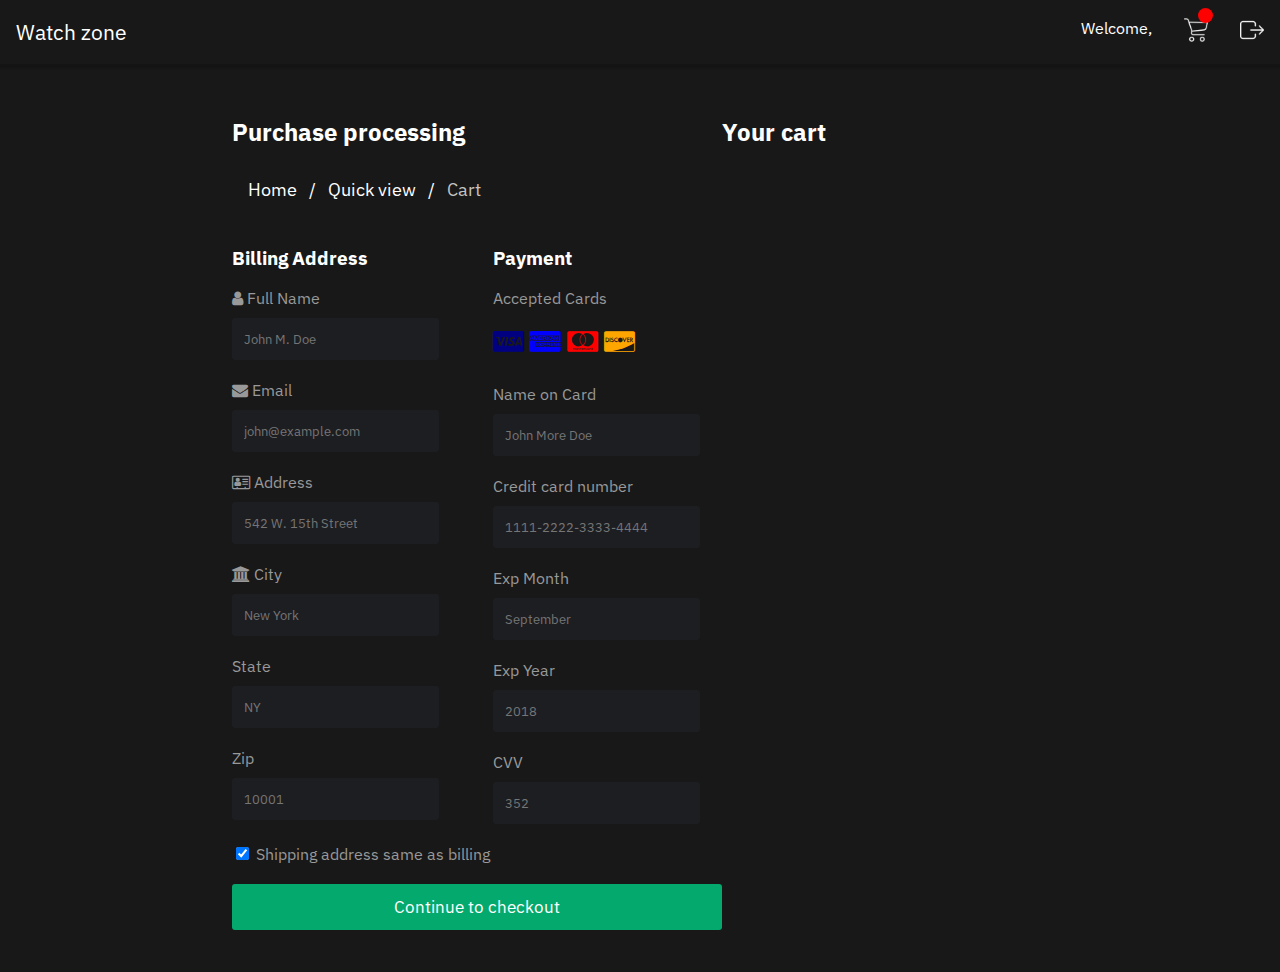
<file: cart.html>
<!DOCTYPE html>
<html>
    <head>
        <link rel="stylesheet" href="./styles/cart-style.css">
        <link rel="stylesheet" href="./styles/navbar-style.css">
        <link rel="stylesheet" href="https://cdnjs.cloudflare.com/ajax/libs/font-awesome/4.7.0/css/font-awesome.min.css">
    </head>
    <body>
        <header>

        <nav class="navigation">
            <a href="./home.html" class="brand-name">
              Watch zone
            </a>
            <button
              class="hamburger"
              
            >
              <svg
                xmlns="http://www.w3.org/2000/svg"
                class="h-5 w-5"
                viewBox="0 0 20 20"
                fill="white"
              >
                <path
                  fillRule="evenodd"
                  d="M3 5a1 1 0 011-1h12a1 1 0 110 2H4a1 1 0 01-1-1zM3 10a1 1 0 011-1h12a1 1 0 110 2H4a1 1 0 01-1-1zM9 15a1 1 0 011-1h6a1 1 0 110 2h-6a1 1 0 01-1-1z"
                  clipRule="evenodd"
                />
              </svg>
            </button>
            <div
              class="navigation-menu"
            >
            <ul>
               
              <li>
                    Welcome, <span id="userName"></span>
                </li>
              <li>
                <a href="cart.html">
                  <img src="./images/shopping-cart.png" alt="Shopping-cart" height="24" width="24"/>
                </a>
                <span id="cart_count"></span>

              </li>
              <li>
                <div onclick="logOut()">
                  <img src="./images/logout.png" alt="logout" height="24" width="24"/>
                </div>
              </li>
            </ul>
            </div>
          </nav>
        </header>
        <main>
            
            <div class="cart-page__container">
                <div class="cart-page-left__container">
                    <h2>Purchase processing</h2>
                    <ul class="breadcrumb">
                        <li><a href="home.html">Home</a></li>
                        <li><a href="#">Quick view</a></li>
                        <li class="active">Cart</li>
                      </ul>
                    <!-- <div class="cart-tile__container">
                        <div class="cart-tile__header">
                            ADDRESS
                        </div>
                        <div>
                            92 Meldazy DR, Scarbrough- ON , M1P 4G3.
                        </div>
                        </div> -->
                    <div>
                        <div class="container">

                        <form action="/action_page.php">
      
                            <div class="row">
                              <div class="col-25">
                                <h3 class="tile__header">Billing Address</h3>
                                <label for="fname"><i class="fa fa-user"></i> Full Name</label>
                                <input type="text" id="fname" name="firstname" placeholder="John M. Doe">
                                <label for="email"><i class="fa fa-envelope"></i> Email</label>
                                <input type="text" id="email" name="email" placeholder="john@example.com">
                                <label for="adr"><i class="fa fa-address-card-o"></i> Address</label>
                                <input type="text" id="adr" name="address" placeholder="542 W. 15th Street">
                                <label for="city"><i class="fa fa-institution"></i> City</label>
                                <input type="text" id="city" name="city" placeholder="New York">
                    
                                <div class="row">
                                  <div class="col-50">
                                    <label for="state">State</label>
                                    <input type="text" id="state" name="state" placeholder="NY">
                                  </div>
                                  <div class="col-50">
                                    <label for="zip">Zip</label>
                                    <input type="text" id="zip" name="zip" placeholder="10001">
                                  </div>
                                </div>
                              </div>
                    
                              <div class="col-25">
                                <h3>Payment</h3>
                                <label for="fname">Accepted Cards</label>
                                <div class="icon-container">
                                  <i class="fa fa-cc-visa" style="color:navy;"></i>
                                  <i class="fa fa-cc-amex" style="color:blue;"></i>
                                  <i class="fa fa-cc-mastercard" style="color:red;"></i>
                                  <i class="fa fa-cc-discover" style="color:orange;"></i>
                                </div>
                                <label for="cname">Name on Card</label>
                                <input type="text" id="cname" name="cardname" placeholder="John More Doe">
                                <label for="ccnum">Credit card number</label>
                                <input type="text" id="ccnum" name="cardnumber" placeholder="1111-2222-3333-4444">
                                <label for="expmonth">Exp Month</label>
                                <input type="text" id="expmonth" name="expmonth" placeholder="September">
                                <div class="row">
                                  <div class="col-50">
                                    <label for="expyear">Exp Year</label>
                                    <input type="text" id="expyear" name="expyear" placeholder="2018">
                                  </div>
                                  <div class="col-50">
                                    <label for="cvv">CVV</label>
                                    <input type="text" id="cvv" name="cvv" placeholder="352">
                                  </div>
                                </div>
                              </div>
                              
                            </div>
                            <label>
                              <input type="checkbox" checked="checked" name="sameadr"> Shipping address same as billing
                            </label>
                            <input type="submit" value="Continue to checkout" class="btn">
                          </form>
                          </div>

                    </div>    
                   
                </div>
                <div class="cart-page-right__container">
                    <h2>Your cart</h2>
                    <div id="cart_items" >
                        <!-- <div class="cart-item__container">
                          <div>
                            <img src="images/skagen_logo.png" alt="skagen logo" class="cart-brand-logo">
                          </div>
                          <div class="cart_details">
                            Name
                            <div>$3000</div>
                            <div class="cart__remove">
                              remove
                            </div>
                          </div>
                          
                        </div> -->
                    </div>
                </div>
            </div>
        </main>
        <script>
window.addEventListener('load', function () {
                let loggedIn =  localStorage.getItem('loggedInUser');
                var userName = loggedIn.split('@')[0];
                document.getElementById("userName").innerHTML = userName;
                let userData = JSON.parse(localStorage.getItem('userData')) || [];
                let cartItems = userData.length && JSON.parse(localStorage.getItem('userData')).find(o => o.email == loggedIn)?.cart;
                console.log("cart items",cartItems)
                document.getElementById("cart_count").innerHTML = cartItems?.length;

                var nHTML = '';
                let e =document.getElementById("cart_items")

                cartItems.forEach(element => {
                  nHTML = '  <div class="cart-item__container"><div><img src="'+ element?.imageUrl +'" alt="skagen logo" class="cart-brand-logo"></div><div class="cart_details">'+ element?.name +'<div>$'+ element?.price +'</div><div class="cart__remove">remove</div></div> </div>';
                  // document.getElementById("cart_items").innerHTML =e
                  e.insertAdjacentHTML('beforeend', nHTML);
                });


        
        })
               function logOut() {
          localStorage.setItem('loggedInUser', "");
          window.location.href = './index.html'

        }
        </script>
 
        </body>
</html>
</file>
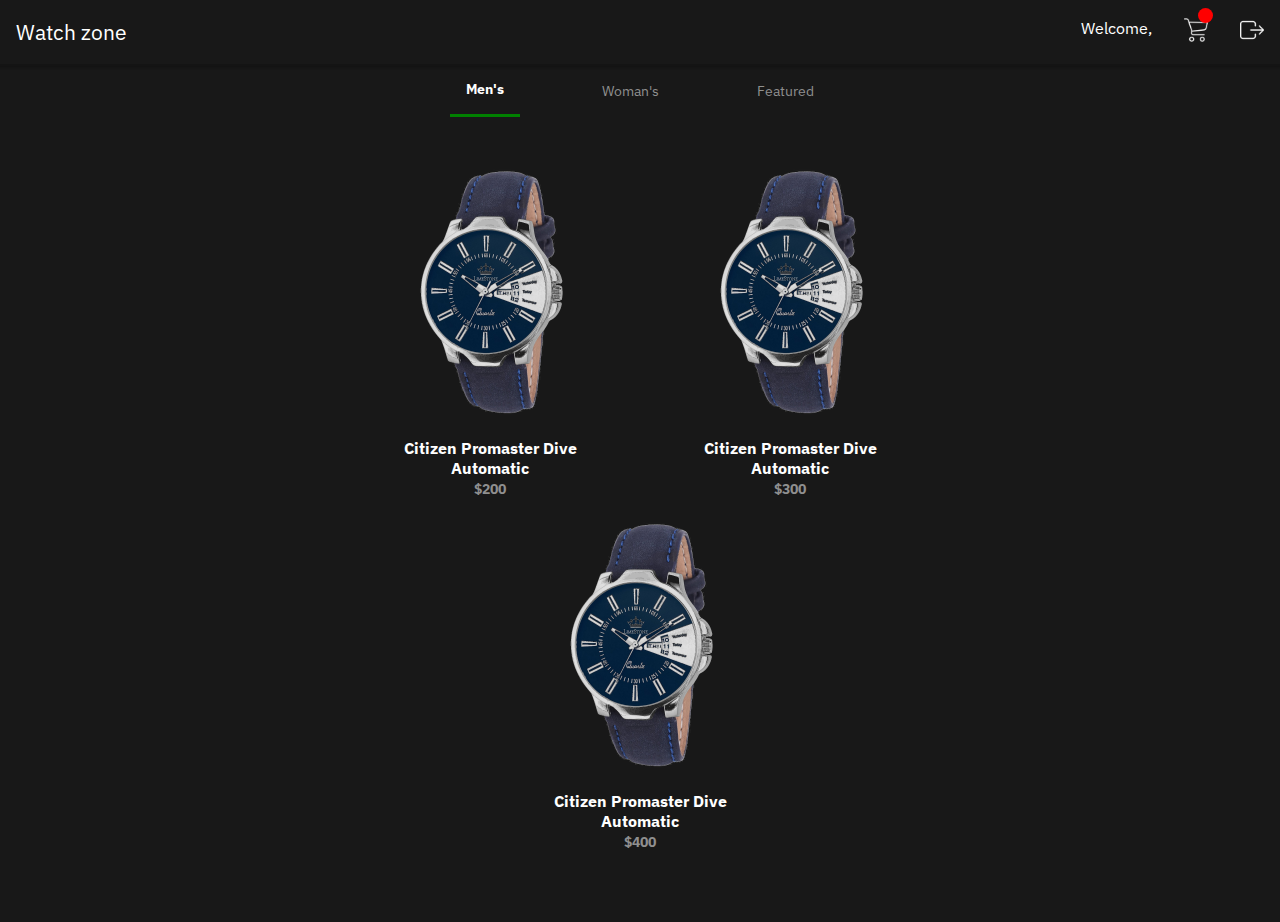
<file: home.html>
<!DOCTYPE html>
<html>
    <head>
        <link rel="stylesheet" href="./styles/home-style.css">
        <link rel="stylesheet" href="./styles/navbar-style.css">

    </head>
    <body>
        <header>

        <nav class="navigation">
          <a href="./home.html" class="brand-name">
            Watch zone
            </a>
            <button
              class="hamburger"
              
            >
              <svg
                xmlns="http://www.w3.org/2000/svg"
                class="h-5 w-5"
                viewBox="0 0 20 20"
                fill="white"
              >
                <path
                  fillRule="evenodd"
                  d="M3 5a1 1 0 011-1h12a1 1 0 110 2H4a1 1 0 01-1-1zM3 10a1 1 0 011-1h12a1 1 0 110 2H4a1 1 0 01-1-1zM9 15a1 1 0 011-1h6a1 1 0 110 2h-6a1 1 0 01-1-1z"
                  clipRule="evenodd"
                />
              </svg>
            </button>
            <div
              class="navigation-menu"
            >
              <ul>
               
                <li>
                    Welcome, <span id="userName"></span>
                </li>
                <li>
                  <a href="cart.html">
                    <img src="./images/shopping-cart.png" alt="Shopping-cart" height="24" width="24"/>
                  </a>
                  <span id="cart_count"></span>

                </li>
                <li>
                  <div onclick="logOut()">
                    <img src="./images/logout.png" alt="logout" height="24" width="24"/>
                  </div>
                </li>
              </ul>
            </div>
          </nav>
        </header>
        <main>
            <div class="tab__container">
                <div class="tab active__tab" onclick="tabSwitcher('mens')">
                  Men's
                </div>
                <div class="tab" onclick="tabSwitcher('woman')">
                  Woman's
                </div>
                <div  class="tab" onclick="tabSwitcher('featured')">
                  Featured
                </div>
                
              </div>
      
              <div id="mens" class="tab__body">
                <div class="container">
                  <div class="watch__card">
                    <img src="./images/Demo.png" alt="watch" height="250"/>
                    <h4>Citizen Promaster Dive <br>Automatic<br><span>$200</span></h4>
                    <div class="quick__view"><a href="./quick-view.html">Quick view</a></div>
                </div>
                    <div class="watch__card">
                        <img src="./images/Demo.png" alt="watch" height="250"/>
                        <h4>Citizen Promaster Dive <br>Automatic<br><span>$300</span></h4>
                        <div class="quick__view"><a href="./quick-view.html">Quick view</a></div>
                    </div>
                    <div class="watch__card">
                        <img src="./images/Demo.png" alt="watch" height="250"/>
                        <h4>Citizen Promaster Dive <br>Automatic<br><span>$400</span></h4>
                        <div class="quick__view"><a href="./quick-view.html">Quick view</a></div>
                    </div>
                   
                    
                </div>
                 
              </div>
      
              <div id="woman" class="tab__body" style="display: none">
                <div class="container">
                  <div class="watch__card">
                    <img src="./images/W2.png" alt="watch" height="250"/>
                    <h4>Citizen Promaster Dive <br>Automatic<br><span>$200</span></h4>
                    <div class="quick__view"><a href="./quick-view.html">Quick view</a></div>
                </div>
                    <div class="watch__card">
                        <img src="./images/W3.png" alt="watch" height="250"/>
                        <h4>Citizen Promaster Dive <br>Automatic<br><span>$300</span></h4>
                        <div class="quick__view"><a href="./quick-view.html">Quick view</a></div>
                    </div>
                    <div class="watch__card">
                        <img src="./images/W4.png" alt="watch" height="250"/>
                        <h4>Citizen Promaster Dive <br>Automatic<br><span>$400</span></h4>
                        <div class="quick__view"><a href="./quick-view.html">Quick view</a></div>
                    </div>
                   
                    
                </div>
              </div>
      
              <div id="featured" class="tab__body" style="display: none">
                <div class="container">
                  <div class="watch__card">
                    <img src="./images/Demo.png" alt="watch" height="250"/>
                    <h4>Citizen Promaster Dive <br>Automatic<br><span>$200</span></h4>
                    <div class="quick__view"><a href="./quick-view.html">Quick view</a></div>
                </div>
                <div class="watch__card">
                  <img src="./images/W2.png" alt="watch" height="250"/>
                  <h4>Citizen Promaster Dive <br>Automatic<br><span>$200</span></h4>
                  <div class="quick__view"><a href="./quick-view.html">Quick view</a></div>
              </div>
                    <div class="watch__card">
                        <img src="./images/Demo.png" alt="watch" height="250"/>
                        <h4>Citizen Promaster Dive <br>Automatic<br><span>$400</span></h4>
                        <div class="quick__view"><a href="./quick-view.html">Quick view</a></div>
                    </div>
                   
                    
                </div>              </div>
            
        </main>
        <script>

        window.addEventListener('load', function () {
                let loggedIn =  localStorage.getItem('loggedInUser');
                var userName = loggedIn.split('@')[0];
                document.getElementById("userName").innerHTML = userName;
                let userData = JSON.parse(localStorage.getItem('userData')) || [];
                let cartItems = userData.length && JSON.parse(localStorage.getItem('userData')).find(o => o.email == loggedIn)?.cart;
                console.log("cart items",cartItems)
                document.getElementById("cart_count").innerHTML = cartItems?.length;
        
        })


        function logOut() {
          localStorage.setItem('loggedInUser', "");
          window.location.href = './index.html'
        }
            function tabSwitcher(tabName) {
              var i;
              var x = document.getElementsByClassName("tab__body");
              for (i = 0; i < x.length; i++) {
                x[i].style.display = "none";
              }
              document.getElementById(tabName).style.display = "block";
      
      
              tablinks = document.getElementsByClassName("tab");
              for (i = 0; i < x.length; i++) {
                  tablinks[i].className = tablinks[i].className.replace(" active__tab", "");
              }
              event.currentTarget.className += " active__tab";
      
      
            }
          </script>
        </body>
</html>
</file>
<file: styles/cart-style.css>
@import url('https://fonts.googleapis.com/css2?family=IBM+Plex+Sans:wght@300&display=swap');
*{
  font-family: 'IBM Plex Sans', sans-serif;
}

body{
    margin: 0;
    padding: 0;
    background-color: #181818;
    color: #fff;
}
main{
  margin: 0 200px;

}
ul.breadcrumb {
  padding: 10px 16px;
  list-style: none;
}
ul.breadcrumb li {
  display: inline;
  font-size: 18px;
}
ul.breadcrumb li+li:before {
  padding: 8px;
  color: #fff;
  content: "/\00a0";
}
ul.breadcrumb li a {
  color: #fff;
  text-decoration: none;
}
ul.breadcrumb li a:hover {
  color: #c4c4c4;
  text-decoration: none;
}

ul.breadcrumb > .active {
  color: #c4c4c4;
  text-decoration: none;
}

.cart-page__container{
  display: flex;
  flex-wrap: wrap;
  padding: 32px;
}
.cart-tile__header{
  color: #999999;
  padding: 1rem 0;

}

.cart-tile__container{
  background-color: #1d1e22;
  padding: 1rem;
  text-transform: uppercase;
  color: white;
  border-radius: 5px;
}



/** card styles **/
.row {
  display: -ms-flexbox; /* IE10 */
  display: flex;
  -ms-flex-wrap: wrap; /* IE10 */
  flex-wrap: wrap;
  margin: 0 -16px;
}

.col-25 {
  -ms-flex: 25%; /* IE10 */
  flex: 25%;
}

.col-50 {
  -ms-flex: 50%; /* IE10 */
  flex: 50%;
}

.col-75 {
  -ms-flex: 75%; /* IE10 */
  flex: 75%;
}

.col-25,
.col-50,
.col-75 {
  padding: 0 16px;
}

.container {
  /* background-color: #f2f2f2;
  padding: 5px 20px 15px 20px;
  border: 1px solid lightgrey;
  border-radius: 3px; */
}

input[type=text] {
  width: 80%;
  margin-bottom: 20px;
  padding: 12px;
  border: 0px solid #ccc;
  border-radius: 3px;
  background: #1d1e22;
  color: #fff;
}

label {
  margin-bottom: 10px;
    display: block;
    color: #999999;
}

.icon-container {
  margin-bottom: 20px;
  padding: 7px 0;
  font-size: 24px;
}

.btn {
  background-color: #04AA6D;
  color: white;
  padding: 12px;
  margin: 10px 0;
  border: none;
  width: 100%;
  border-radius: 3px;
  cursor: pointer;
  font-size: 17px;
}

.btn:hover {
  background-color: #45a049;
}

a {
  color: #2196F3;
}

hr {
  border: 1px solid lightgrey;
}

span.price {
  float: right;
  color: grey;
}

.cart-brand-logo{
  height: 60px;
  width: 60px;
}

.cart-item__container{
  display: flex;
  gap: 10px;
  min-width: 190px;
  border: 1px solid #999999;
  padding: 1rem;
  border-radius: 5px;
  margin: 1rem;
  max-width: 240px;
}

.cart__remove{
  font-size: 14px;
  color: red;
  cursor: pointer;
  margin-left: 75px;
  width: 100%;
  bottom: 0;
  /* right: 0; */
  position: absolute;
}

.cart_details{
  position: relative;
}

.cart-page-left__container{
  flex-basis:60%;


}
.cart-page-right__container{
  flex-basis:40%;

}

/* Responsive layout - when the screen is less than 800px wide, make the two columns stack on top of each other instead of next to each other (also change the direction - make the "cart" column go on top) */
@media (max-width: 800px) {
  .row {
    flex-direction: column-reverse;
  }
  .col-25 {
    margin-bottom: 20px;
  }
}
</file>
<file: styles/navbar-style.css>
/** Nav bar CSS **/

.navigation {
    position: relative;
    display: flex;
    align-items: center;
    height: 3rem;
    width: 100%;
    padding: 0.5rem 0rem;
    background-color: #181818;
    color: #fff;
    box-shadow: 0 2px 2px 2px rgba(9, 9, 9, 0.23);
  }
  
  .brand-name {
    text-decoration: none;
    color: #fff;
    font-size: 1.3rem;
    margin-left: 1rem;
  }
  
  .navigation-menu {
    margin-left: auto;
  }
  
  .navigation-menu ul {
    display: flex;
    padding: 0;
  }
  
  .navigation-menu li {
    list-style-type: none;
    margin: 0 1rem;
    position: relative;

  }
  
  .navigation-menu li a {
    text-decoration: none;
    display: block;
    width: 100%;
  }
  
  .hamburger {
    border: 0;
    height: 40px;
    width: 40px;
    padding: 0.5rem;
    border-radius: 50%;
    background-color: #283b8b;
    cursor: pointer;
    transition: background-color 0.2s ease-in-out;
    position: absolute;
    top: 50%;
    right: 25px;
    transform: translateY(-50%);
    display: none;
  }
  
  .hamburger:hover {
    background-color: #2642af;
  }
  
  @media screen and (max-width: 550px) {
    .hamburger {
      display: block;
    }
  
    .navigation-menu ul {
      flex-direction: column;
      position: absolute;
      top: 60px;
      left: 0;
      width: 100%;
      height: calc(100vh - 60px);
      background-color: white;
      border-top: 1px solid black;
      display: none;
    }
  
    .navigation-menu li {
      text-align: center;
      margin: 0;
    }
  
    .navigation-menu li a {
      color: black;
      width: 100%;
      padding: 1.5rem 0;
    }
  
    .navigation-menu li:hover {
      background-color: #eee;
    }
  
    .navigation-menu.expanded ul {
      display: block;
    }
  }

  #cart_count{
    position: absolute;
    top: -10px;
    right: -5px;
    height: 15px;
    width: 15px;
    background: red;
    align-items: center;
    justify-content: center;
    display: flex;
    font-size: 8px;
    border-radius: 15px;
  }
</file>
<file: styles/home-style.css>
@import url('https://fonts.googleapis.com/css2?family=IBM+Plex+Sans:wght@300&display=swap');
*{
  font-family: 'IBM Plex Sans', sans-serif;
}

body{
    margin: 0;
    padding: 0;
    background-color: #181818;
    color: #fff;
}

/** Tab Css **/

.tab__container{
    display: flex;
    align-items: center;
    justify-content: space-evenly;
    /* box-shadow: 0 4px 8px 0 rgb(0 0 0 / 20%); */
    margin: auto;
    width: 40%;
  }
  .tab{
    padding: 16px;
    font-size: 14px;
    cursor: pointer;
    color: #8f8f8f;
  }

  .active__tab{
    border-bottom: 3px solid green;
    color: #fff;
    font-weight: 900;
  }


  
  /**Watch card **/

  .watch__card{
    display: flex;
    flex-direction: column;
    width: 300px;
    align-items: center;
    justify-content: center;
    text-align: center;
  }

  .watch__card > h4 > span{
    font-size: 14px;
    color: #8f8f8f;

  }

  .quick__view {
    display: none;
    }
  .quick__view > a{
    text-decoration: none;
    color: #fff;
  }  

    .watch__card:hover .quick__view {
        display: block;
        position: absolute;
        background: #008000e0;
        border-radius: 50px;
        padding: 0.5rem;
    }

 .container{
    margin: 50px 200px;
    flex-wrap: wrap;
    display: flex;
    justify-content: center;
 }
</file>
